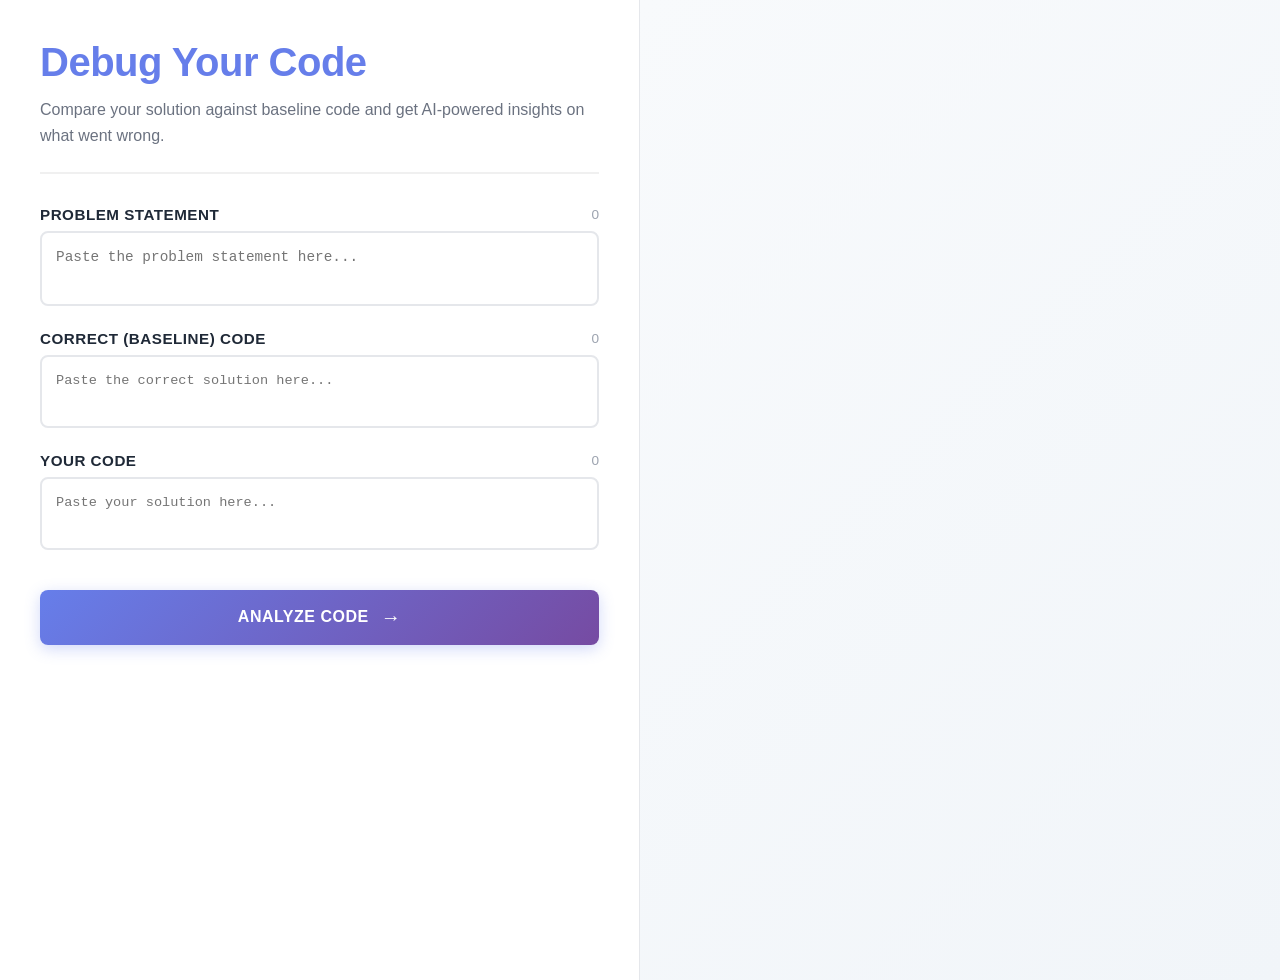
<file: templates/index.html>
<!DOCTYPE html>
<html lang="en">
<head>
    <meta charset="UTF-8" />
    <meta name="viewport" content="width=device-width, initial-scale=1.0" />
    <title>Failing Test Case Analyzer | Debug Your Competitive Code</title>
    <link rel="stylesheet" href="/static/style.css" />
</head>
<body>
    <div class="main-layout">
        <!-- Left Section: Input Form -->
        <div class="input-section">
            <div class="input-container">
                <div class="header">
                    <h1>Debug Your Code</h1>
                    <p class="subtitle">Compare your solution against baseline code and get AI-powered insights on what went wrong.</p>
                </div>

                <form id="demo-form">
                    <!-- Question Input -->
                    <div class="form-group">
                        <label for="question">
                            <span class="label-text">Problem Statement</span>
                            <span class="char-count" id="question-count">0</span>
                        </label>
                        <div class="textarea-wrapper">
                            <textarea id="question" name="question" class="expandable-textarea" placeholder="Paste the problem statement here..." required></textarea>
                            <div class="expandable-actions" id="question-actions" style="display: none;">
                                <button type="button" class="show-more-btn" data-target="question">Show Less</button>
                            </div>
                        </div>
                    </div>

                    <!-- Baseline Code Input -->
                    <div class="form-group">
                        <label for="baseline_code">
                            <span class="label-text">Correct (Baseline) Code</span>
                            <span class="char-count" id="baseline-count">0</span>
                        </label>
                        <div class="textarea-wrapper">
                            <textarea id="baseline_code" name="baseline_code" class="expandable-textarea code-textarea" placeholder="Paste the correct solution here..." required></textarea>
                            <div class="expandable-actions" id="baseline-actions" style="display: none;">
                                <button type="button" class="show-more-btn" data-target="baseline_code">Show Less</button>
                            </div>
                        </div>
                    </div>

                    <!-- User Code Input -->
                    <div class="form-group">
                        <label for="user_code">
                            <span class="label-text">Your Code</span>
                            <span class="char-count" id="user-count">0</span>
                        </label>
                        <div class="textarea-wrapper">
                            <textarea id="user_code" name="user_code" class="expandable-textarea code-textarea" placeholder="Paste your solution here..." required></textarea>
                            <div class="expandable-actions" id="user-actions" style="display: none;">
                                <button type="button" class="show-more-btn" data-target="user_code">Show Less</button>
                            </div>
                        </div>
                    </div>

                    <button type="submit" class="analyze-btn" id="analyze-btn">
                        <span class="btn-text">Analyze Code</span>
                        <span class="btn-icon">→</span>
                    </button>
                </form>
            </div>
        </div>

        <!-- Right Section: Output Area -->
        <div class="output-section">
            <div class="output-container">
                <!-- Streaming Output Area -->
                <div id="streaming-area" class="streaming-area" style="display: none;">
                    <div class="streaming-header">
                        <h2>Processing...</h2>
                        <div class="spinner"></div>
                    </div>
                    <div id="stream-output" class="stream-output">
                        <p class="stream-message">Analyzing your code with AI...</p>
                    </div>
                </div>

                <!-- Results Area -->
                <div id="result" class="result-area"></div>
            </div>
        </div>
    </div>

    <script>
        const form = document.getElementById('demo-form');
        const resultDiv = document.getElementById('result');
        const streamingArea = document.getElementById('streaming-area');
        const streamOutput = document.getElementById('stream-output');
        const analyzeBtn = document.getElementById('analyze-btn');
        const inputSection = document.querySelector('.input-section');
        const outputSection = document.querySelector('.output-section');

        // Character count and expandable textarea logic
        document.querySelectorAll('.expandable-textarea').forEach(textarea => {
            const textareaId = textarea.id;
            const countEl = document.getElementById(textareaId.replace('_', '-') + '-count');
            const actionsId = textareaId + '-actions';
            const actionsEl = document.getElementById(actionsId);
            const MAX_COLLAPSED_HEIGHT = 150; // pixels

            function updateCharCount() {
                if (countEl) countEl.textContent = textarea.value.length;
            }

            function checkExpandable() {
                if (textarea.scrollHeight > MAX_COLLAPSED_HEIGHT) {
                    textarea.classList.add('collapsed');
                    if (actionsEl) actionsEl.style.display = 'block';
                } else {
                    textarea.classList.remove('collapsed');
                    if (actionsEl) actionsEl.style.display = 'none';
                }
            }

            textarea.addEventListener('input', () => {
                updateCharCount();
                checkExpandable();
            });

            updateCharCount();
            setTimeout(checkExpandable, 100);
        });

        // Show More / Show Less functionality
        document.querySelectorAll('.show-more-btn').forEach(btn => {
            btn.addEventListener('click', (e) => {
                e.preventDefault();
                const targetId = btn.getAttribute('data-target');
                const textarea = document.getElementById(targetId);
                const isCollapsed = textarea.classList.contains('collapsed');
                
                if (isCollapsed) {
                    textarea.classList.remove('collapsed');
                    btn.textContent = 'Show Less';
                } else {
                    textarea.classList.add('collapsed');
                    btn.textContent = 'Show More';
                }
            });
        });

        // Form submission
        form.addEventListener('submit', async (e) => {
            e.preventDefault();
            
            // Show streaming area and scroll to it
            streamingArea.style.display = 'block';
            resultDiv.innerHTML = '';
            
            // Smooth scroll to streaming area
            setTimeout(() => {
                streamingArea.scrollIntoView({ behavior: 'smooth', block: 'start' });
            }, 100);

            const data = {
                question: form.question.value,
                baseline_code: form.baseline_code.value,
                user_code: form.user_code.value,
            };

            // Simulate streaming messages
            const streamMessages = [
                '🔍 Validating Python syntax...',
                '⚙️ Setting up analysis pipeline...',
                '🤖 Running LLM analysis...',
                '📊 Extracting failing test cases...',
                '✨ Generating explanation...',
                '🎯 Finalizing results...'
            ];

            let msgIndex = 0;
            const msgInterval = setInterval(() => {
                if (msgIndex < streamMessages.length) {
                    const msg = streamMessages[msgIndex];
                    const msgEl = document.createElement('p');
                    msgEl.className = 'stream-message';
                    msgEl.textContent = msg;
                    streamOutput.appendChild(msgEl);
                    msgIndex++;
                } else {
                    clearInterval(msgInterval);
                }
            }, 800);

            try {
                const response = await fetch('/analyze', {
                    method: 'POST',
                    headers: { 'Content-Type': 'application/json' },
                    body: JSON.stringify(data),
                });

                const json = await response.json();

                // Check for errors
                if (!response.ok || json.error) {
                    clearInterval(msgInterval);
                    streamOutput.innerHTML = '';
                    const errorEl = document.createElement('div');
                    errorEl.className = 'stream-error';
                    errorEl.innerHTML = `
                        <p class="error-title">❌ ${json.error}</p>
                        <p class="error-msg">${json.message}</p>
                    `;
                    streamOutput.appendChild(errorEl);
                    return;
                }

                // Hide streaming and show results after a brief delay
                clearInterval(msgInterval);
                setTimeout(() => {
                    streamingArea.style.display = 'none';
                    displayResults(json);
                }, 1000);
            } catch (err) {
                clearInterval(msgInterval);
                streamOutput.innerHTML = '';
                const errorEl = document.createElement('div');
                errorEl.className = 'stream-error';
                errorEl.innerHTML = `<p class="error-title">❌ Error: ${err.message}</p>`;
                streamOutput.appendChild(errorEl);
            }
        });

        function displayResults(data) {
            let html = '<div class="results-wrapper">';

            // Question section
            if (data.question) {
                html += `<div class="result-section">
                    <h3 class="result-heading">Problem Statement</h3>
                    <div class="result-field">${escapeHtml(data.question)}</div>
                </div>`;
            }

            // Failing Test Case section
            if (data.failing_tc) {
                html += `<div class="result-section">
                    <h3 class="result-heading">Failing Test Case</h3>
                    <div class="result-field code-block">${escapeHtml(data.failing_tc)}</div>
                </div>`;
            }

            // Status indicators
            html += '<div class="result-section status-section">';
            html += '<h3 class="result-heading">Analysis Status</h3>';
            html += '<div class="status-row">';

            if (data.verified_failing_tc !== undefined) {
                html += `<div class="status-item">
                    <span class="status-label">Failing TC Verified:</span>
                    <span class="status-badge ${data.verified_failing_tc ? 'success' : 'error'}">${data.verified_failing_tc ? '✓ Yes' : '✗ No'}</span>
                </div>`;
            }

            if (data.verified_simplified_tc !== undefined) {
                html += `<div class="status-item">
                    <span class="status-label">Simplified TC Verified:</span>
                    <span class="status-badge ${data.verified_simplified_tc ? 'success' : 'error'}">${data.verified_simplified_tc ? '✓ Yes' : '✗ No'}</span>
                </div>`;
            }

            if (data.valid_tc !== undefined) {
                html += `<div class="status-item">
                    <span class="status-label">Valid Test Case:</span>
                    <span class="status-badge ${data.valid_tc ? 'success' : 'error'}">${data.valid_tc ? '✓ Yes' : '✗ No'}</span>
                </div>`;
            }

            html += '</div></div>';

            // Final Explanation
            if (data.parsed_explanation && Array.isArray(data.parsed_explanation) && data.parsed_explanation.length > 0) {
                html += `<div class="result-section explanation-section">
                    <h2 class="explanation-heading">Explanation</h2>
                    <div class="explanation-content" id="explanation-content"></div>
                </div>`;
            } else if (data.final_explanation) {
                html += `<div class="result-section explanation-section">
                    <h2 class="explanation-heading">Explanation</h2>
                    <div class="explanation-content">${escapeHtml(data.final_explanation).replace(/\n/g, '<br>')}</div>
                </div>`;
            }

            html += '</div>';
            resultDiv.innerHTML = html;

            // render parsed explanation blocks if present
            if (data.parsed_explanation && Array.isArray(data.parsed_explanation)) {
                const container = document.getElementById('explanation-content');
                if (container) {
                    container.innerHTML = renderBlocks(data.parsed_explanation);
                    container.querySelectorAll('.arrow-chip').forEach(chip => {
                        chip.addEventListener('click', () => {
                            container.querySelectorAll('.arrow-chip').forEach(c => c.classList.remove('active'));
                            chip.classList.add('active');
                        });
                    });
                }
            }
        }

        function renderBlocks(blocks) {
            let out = '';
            for (const b of blocks) {
                if (b.type === 'heading') {
                    out += `<h3>${renderInline(b.inline)}</h3>`;
                } else if (b.type === 'subheading') {
                    out += `<h4 style="margin-top:0.25rem;color:#555">${renderInline(b.inline)}</h4>`;
                } else if (b.type === 'paragraph') {
                    out += `<div class="para">${renderInline(b.inline).replace(/\n/g, '<br>')}</div>`;
                } else if (b.type === 'bullet_list' || b.type === 'ordered_list') {
                    const tag = b.type === 'ordered_list' ? 'ol' : 'ul';
                    out += `<${tag}>`;
                    for (const item of b.items) {
                        out += `<li>${renderInline(item.inline)}</li>`;
                    }
                    out += `</${tag}>`;
                } else if (b.type === 'arrow_line') {
                    out += `<div class="arrow-line">`;
                    b.steps.forEach((step, idx) => {
                        out += `<span class="arrow-chip" data-idx="${idx}">${renderInline(step)}</span>`;
                        if (idx < b.steps.length - 1) out += `<span class="arrow-sep">→</span>`;
                    });
                    out += `</div>`;
                }
            }
            return out;
        }

        function renderInline(inlineSegments) {
            if (!Array.isArray(inlineSegments)) return '';
            let html = '';
            for (const seg of inlineSegments) {
                if (seg.type === 'bold') {
                    html += `<strong>${escapeHtml(seg.text)}</strong>`;
                } else {
                    html += escapeHtml(seg.text);
                }
            }
            return html;
        }

        function escapeHtml(text) {
            const div = document.createElement('div');
            div.textContent = text;
            return div.innerHTML;
        }
    </script>
</body>
</html>
</file>
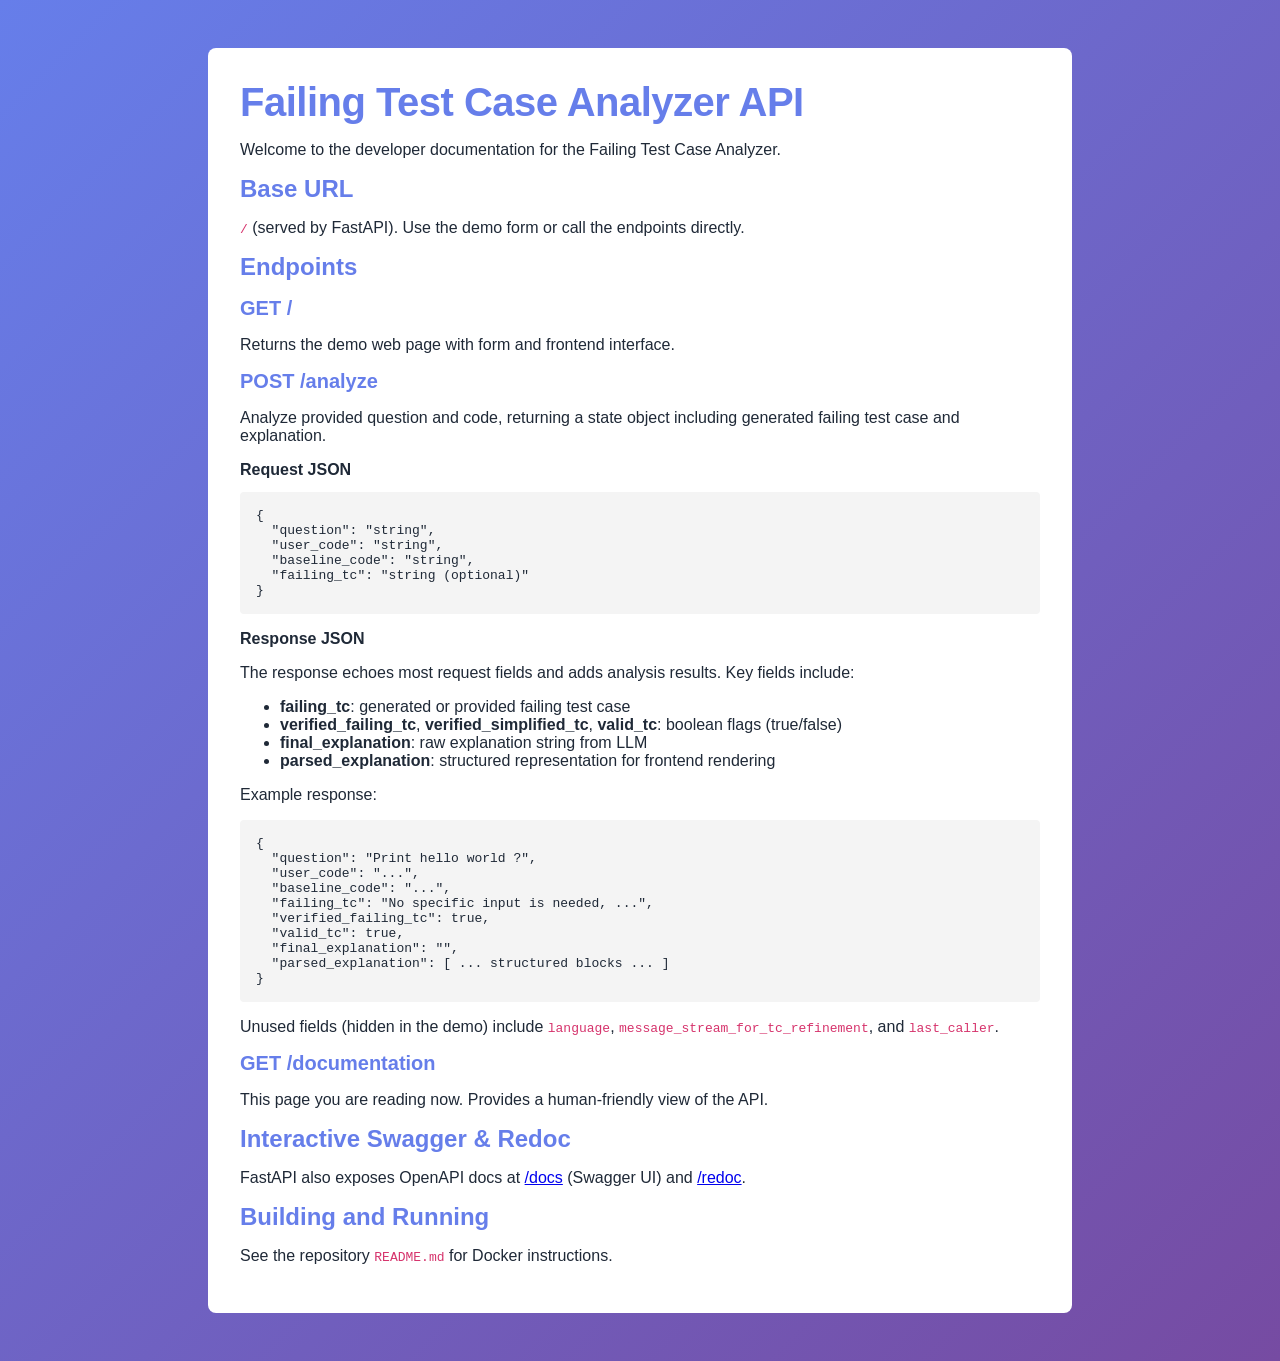
<file: templates/docs.html>
<!DOCTYPE html>
<html lang="en">
<head>
    <meta charset="UTF-8" />
    <meta name="viewport" content="width=device-width, initial-scale=1.0" />
    <title>API Documentation - Failing Test Case Analyzer</title>
    <link rel="stylesheet" href="/static/style.css" />
    <style>
        .doc-container { max-width: 800px; margin: 3rem auto; padding: 2rem; background:#fff; border-radius:8px; }
        h1, h2, h3 { color: #667eea; }
        pre { background:#f4f4f4; padding:1rem; border-radius:4px; overflow-x:auto; }
        code { font-family: monospace; color:#d6336c; }
    </style>
</head>
<body>
    <div class="doc-container">
        <h1>Failing Test Case Analyzer API</h1>
        <p>Welcome to the developer documentation for the Failing Test Case Analyzer.</p>

        <h2>Base URL</h2>
        <p><code>/</code> (served by FastAPI). Use the demo form or call the endpoints directly.</p>

        <h2>Endpoints</h2>

        <h3>GET /</h3>
        <p>Returns the demo web page with form and frontend interface.</p>

        <h3>POST /analyze</h3>
        <p>Analyze provided question and code, returning a state object including generated failing test case and explanation.</p>
        <h4>Request JSON</h4>
        <pre>{
  "question": "string",
  "user_code": "string",
  "baseline_code": "string",
  "failing_tc": "string (optional)"
}</pre>
        <h4>Response JSON</h4>
        <p>The response echoes most request fields and adds analysis results. Key fields include:</p>
        <ul>
            <li><strong>failing_tc</strong>: generated or provided failing test case</li>
            <li><strong>verified_failing_tc</strong>, <strong>verified_simplified_tc</strong>, <strong>valid_tc</strong>: boolean flags (true/false)</li>
            <li><strong>final_explanation</strong>: raw explanation string from LLM</li>
            <li><strong>parsed_explanation</strong>: structured representation for frontend rendering</li>
        </ul>
        <p>Example response:</p>
        <pre>{
  "question": "Print hello world ?",
  "user_code": "...",
  "baseline_code": "...",
  "failing_tc": "No specific input is needed, ...",
  "verified_failing_tc": true,
  "valid_tc": true,
  "final_explanation": "<string>",
  "parsed_explanation": [ ... structured blocks ... ]
}</pre>
        <p>Unused fields (hidden in the demo) include <code>language</code>, <code>message_stream_for_tc_refinement</code>, and <code>last_caller</code>.</p>

        <h3>GET /documentation</h3>
        <p>This page you are reading now. Provides a human-friendly view of the API.</p>

        <h2>Interactive Swagger & Redoc</h2>
        <p>FastAPI also exposes OpenAPI docs at <a href="/docs">/docs</a> (Swagger UI) and <a href="/redoc">/redoc</a>.</p>

        <h2>Building and Running</h2>
        <p>See the repository <code>README.md</code> for Docker instructions.</p>
    </div>
</body>
</html>
</file>
<file: static/style.css>
/* ============================================
   Global Styles
   ============================================ */

* {
  scroll-behavior: smooth;
}

html {
  scroll-behavior: smooth;
}

body {
  font-family: -apple-system, BlinkMacSystemFont, 'Segoe UI', Roboto, 'Helvetica Neue', Arial, sans-serif;
  background: linear-gradient(135deg, #667eea 0%, #764ba2 100%);
  margin: 0;
  padding: 0;
  color: #1f2937;
  min-height: 100vh;
}

/* ============================================
   Main Layout - Two Column
   ============================================ */

.main-layout {
  display: grid;
  grid-template-columns: 1fr 1fr;
  min-height: 100vh;
  gap: 0;
}

.input-section {
  background: #fff;
  overflow-y: auto;
  padding: 0;
  border-right: 1px solid #e5e7eb;
}

.output-section {
  background: linear-gradient(135deg, #f8fafc 0%, #f1f5f9 100%);
  overflow-y: auto;
  padding: 0;
}

.input-container,
.output-container {
  max-width: 100%;
  padding: 2.5rem;
}

.input-container {
  max-height: 100vh;
}

.output-container {
  min-height: 100vh;
  display: flex;
  flex-direction: column;
  justify-content: flex-start;
}

/* ============================================
   Header & Typography
   ============================================ */

.header {
  margin-bottom: 2rem;
  padding-bottom: 1.5rem;
  border-bottom: 2px solid #f0f0f0;
}

h1 {
  margin: 0;
  color: #667eea;
  font-size: 2.5rem;
  font-weight: 800;
  letter-spacing: -0.5px;
}

.subtitle {
  margin: 0.75rem 0 0;
  color: #6b7280;
  font-size: 1rem;
  line-height: 1.6;
  font-weight: 400;
}

h2 {
  font-size: 1.5rem;
  font-weight: 700;
  margin: 0 0 1rem 0;
}

h3,
h4 {
  margin: 1rem 0 0.5rem 0;
  font-weight: 700;
}

h3 {
  font-size: 1.25rem;
}

h4 {
  font-size: 1rem;
}

/* ============================================
   Form Styling
   ============================================ */

form {
  display: flex;
  flex-direction: column;
  gap: 1.5rem;
}

.form-group {
  display: flex;
  flex-direction: column;
  gap: 0.5rem;
}

label {
  display: flex;
  justify-content: space-between;
  align-items: center;
  margin: 0;
  font-weight: 600;
  color: #1f2937;
  font-size: 0.95rem;
  text-transform: uppercase;
  letter-spacing: 0.5px;
}

.label-text {
  flex: 1;
}

.char-count {
  color: #9ca3af;
  font-size: 0.85rem;
  font-weight: 400;
  text-transform: none;
  letter-spacing: normal;
}

.textarea-wrapper {
  position: relative;
  display: flex;
  flex-direction: column;
}

textarea {
  width: 100%;
  padding: 0.875rem;
  font-family: 'SF Mono', Monaco, 'Cascadia Code', 'Courier New', monospace;
  font-size: 0.9rem;
  line-height: 1.5;
  border: 2px solid #e5e7eb;
  border-radius: 8px;
  box-sizing: border-box;
  background: #fff;
  color: #1f2937;
  transition: all 0.3s ease;
  resize: none;
  max-height: 200px;
  overflow-y: auto;
}

textarea:focus {
  outline: none;
  border-color: #667eea;
  box-shadow: 0 0 0 3px rgba(102, 126, 234, 0.1);
  background: #fafbfc;
}

textarea.code-textarea {
  font-size: 0.85rem;
}

textarea.collapsed {
  max-height: 150px;
  overflow: hidden;
}

.expandable-actions {
  display: flex;
  justify-content: flex-end;
  margin-top: 0.5rem;
  padding: 0.5rem 0;
  gap: 0.5rem;
}

.show-more-btn {
  padding: 0.4rem 0.8rem;
  font-size: 0.8rem;
  background: #f0f0f0;
  color: #667eea;
  border: 1px solid #d1d5db;
  border-radius: 4px;
  cursor: pointer;
  font-weight: 600;
  transition: all 0.2s ease;
}

.show-more-btn:hover {
  background: #667eea;
  color: #fff;
  border-color: #667eea;
}

/* ============================================
   Analyze Button
   ============================================ */

.analyze-btn {
  margin-top: 1rem;
  padding: 1rem 2rem;
  font-size: 1rem;
  font-weight: 700;
  background: linear-gradient(135deg, #667eea 0%, #764ba2 100%);
  color: #fff;
  border: none;
  border-radius: 8px;
  cursor: pointer;
  transition: all 0.3s ease;
  display: flex;
  align-items: center;
  justify-content: center;
  gap: 0.75rem;
  text-transform: uppercase;
  letter-spacing: 0.5px;
  box-shadow: 0 4px 15px rgba(102, 126, 234, 0.3);
}

.analyze-btn:hover {
  transform: translateY(-2px);
  box-shadow: 0 8px 25px rgba(102, 126, 234, 0.4);
}

.analyze-btn:active {
  transform: translateY(0);
}

.btn-icon {
  transition: transform 0.3s ease;
  font-size: 1.25rem;
}

.analyze-btn:hover .btn-icon {
  transform: translateX(4px);
}

/* ============================================
   Streaming Output Area
   ============================================ */

.streaming-area {
  animation: slideUp 0.4s ease-out;
  background: #fff;
  padding: 2rem;
  border-radius: 12px;
  box-shadow: 0 4px 20px rgba(0, 0, 0, 0.08);
  margin-bottom: 2rem;
}

@keyframes slideUp {
  from {
    opacity: 0;
    transform: translateY(20px);
  }
  to {
    opacity: 1;
    transform: translateY(0);
  }
}

.streaming-header {
  display: flex;
  align-items: center;
  gap: 1rem;
  margin-bottom: 1.5rem;
  padding-bottom: 1.5rem;
  border-bottom: 2px solid #f0f0f0;
}

.streaming-header h2 {
  margin: 0;
  color: #667eea;
  font-size: 1.4rem;
}

.spinner {
  width: 24px;
  height: 24px;
  border: 3px solid #e5e7eb;
  border-top-color: #667eea;
  border-radius: 50%;
  animation: spin 0.8s linear infinite;
}

@keyframes spin {
  to {
    transform: rotate(360deg);
  }
}

.stream-output {
  display: flex;
  flex-direction: column;
  gap: 0.75rem;
  max-height: 400px;
  overflow-y: auto;
  padding: 1rem;
  background: #f9fafb;
  border-radius: 6px;
}

.stream-message {
  padding: 0.75rem 1rem;
  background: #eef2ff;
  color: #2b2b2b;
  border-left: 3px solid #667eea;
  border-radius: 4px;
  margin: 0;
  font-size: 0.9rem;
  animation: slideIn 0.3s ease-out;
}

@keyframes slideIn {
  from {
    opacity: 0;
    transform: translateX(-10px);
  }
  to {
    opacity: 1;
    transform: translateX(0);
  }
}

.stream-error {
  padding: 1.5rem;
  background: #fee2e2;
  border: 1px solid #fecaca;
  border-radius: 8px;
  text-align: center;
}

.error-title {
  margin: 0 0 0.5rem 0;
  color: #dc2626;
  font-weight: 700;
  font-size: 1rem;
}

.error-msg {
  margin: 0;
  color: #991b1b;
  font-size: 0.95rem;
}

/* ============================================
   Results Section
   ============================================ */

.result-area {
  width: 100%;
}

.results-wrapper {
  display: flex;
  flex-direction: column;
  gap: 1.5rem;
  animation: fadeInDelay 0.5s ease-out;
}

@keyframes fadeInDelay {
  from {
    opacity: 0;
  }
  to {
    opacity: 1;
  }
}

.result-section {
  background: #fff;
  border: 1px solid #e5e7eb;
  border-left: 4px solid #667eea;
  padding: 1.5rem;
  border-radius: 8px;
  box-shadow: 0 2px 8px rgba(0, 0, 0, 0.04);
  transition: all 0.3s ease;
}

.result-section:hover {
  box-shadow: 0 4px 16px rgba(0, 0, 0, 0.08);
}

.result-heading {
  margin-top: 0;
  margin-bottom: 1rem;
  color: #667eea;
  font-size: 1.1rem;
  text-transform: uppercase;
  letter-spacing: 0.5px;
  font-weight: 700;
}

.result-field {
  background: #f9fafb;
  padding: 1rem;
  border-radius: 6px;
  line-height: 1.6;
  white-space: pre-wrap;
  word-wrap: break-word;
  font-family: 'SF Mono', Monaco, 'Cascadia Code', 'Courier New', monospace;
  font-size: 0.9rem;
  color: #1f2937;
  border: 1px solid #e5e7eb;
}

.code-block {
  background: #1f2937;
  color: #e5e7eb;
  padding: 1rem;
  overflow-x: auto;
  font-size: 0.85rem;
}

/* ============================================
   Status Section
   ============================================ */

.status-section {
  border-left-color: #764ba2;
}

.status-row {
  display: grid;
  grid-template-columns: repeat(auto-fit, minmax(250px, 1fr));
  gap: 1rem;
}

.status-item {
  display: flex;
  align-items: center;
  justify-content: space-between;
  padding: 0.75rem 1rem;
  background: #f9fafb;
  border-radius: 6px;
  border: 1px solid #e5e7eb;
}

.status-label {
  font-weight: 600;
  color: #4b5563;
  font-size: 0.9rem;
}

.status-badge {
  padding: 0.35rem 0.7rem;
  border-radius: 4px;
  font-weight: 700;
  font-size: 0.8rem;
  text-transform: uppercase;
  letter-spacing: 0.5px;
  color: #fff;
}

.status-badge.success {
  background: #10b981;
  box-shadow: 0 2px 8px rgba(16, 185, 129, 0.2);
}

.status-badge.error {
  background: #ef4444;
  box-shadow: 0 2px 8px rgba(239, 68, 68, 0.2);
}

/* ============================================
   Explanation Section
   ============================================ */

.explanation-section {
  border-left-color: #10b981;
  background: linear-gradient(135deg, #f0fdf4 0%, #f9fafb 100%);
  border: 2px solid #d1fae5;
}

.explanation-heading {
  color: #10b981;
  margin-bottom: 1.5rem;
  font-size: 1.5rem;
  text-transform: uppercase;
  letter-spacing: 0.5px;
}

.explanation-content {
  background: #fff;
  padding: 1.5rem;
  border-radius: 6px;
  line-height: 1.8;
  font-size: 0.95rem;
  color: #1f2937;
  border: 1px solid #e5e7eb;
}

.explanation-content p {
  margin: 0.75rem 0;
}

.explanation-content ol,
.explanation-content ul {
  margin: 1rem 0;
  padding-left: 1.5rem;
}

.explanation-content li {
  margin: 0.5rem 0;
  line-height: 1.7;
}

.para {
  margin: 0.75rem 0;
  line-height: 1.7;
}

/* ============================================
   Arrow Line (Process Steps)
   ============================================ */

.arrow-line {
  display: flex;
  gap: 0.5rem;
  align-items: center;
  flex-wrap: wrap;
  margin: 1rem 0;
  padding: 1rem;
  background: #f0f9ff;
  border-radius: 6px;
  border: 1px solid #bfdbfe;
}

.arrow-chip {
  background: #dbeafe;
  color: #1e40af;
  padding: 0.5rem 1rem;
  border-radius: 999px;
  font-weight: 600;
  cursor: pointer;
  border: 1px solid #93c5fd;
  font-size: 0.9rem;
  white-space: nowrap;
  transition: all 0.2s ease;
}

.arrow-chip:hover {
  background: #bfdbfe;
  transform: translateY(-2px);
}

.arrow-chip.active {
  background: #667eea;
  color: #fff;
  border-color: #667eea;
  box-shadow: 0 4px 12px rgba(102, 126, 234, 0.3);
}

.arrow-sep {
  color: #9ca3af;
  font-weight: 700;
  font-size: 1.2rem;
}

/* ============================================
   Responsive Design
   ============================================ */

@media (max-width: 1024px) {
  .main-layout {
    grid-template-columns: 1fr;
  }

  .input-section {
    border-right: none;
    border-bottom: 1px solid #e5e7eb;
    max-height: none;
  }

  .output-section {
    min-height: auto;
  }

  .input-container,
  .output-container {
    padding: 2rem;
  }
}

@media (max-width: 768px) {
  .input-container,
  .output-container {
    padding: 1.5rem;
  }

  h1 {
    font-size: 2rem;
  }

  .subtitle {
    font-size: 0.95rem;
  }

  textarea {
    font-size: 0.85rem;
  }

  .analyze-btn {
    padding: 0.875rem 1.5rem;
    font-size: 0.95rem;
  }

  .status-row {
    grid-template-columns: 1fr;
  }

  .result-section {
    padding: 1rem;
  }

  .streaming-area {
    padding: 1.5rem;
  }

  .explanation-section {
    padding: 1.5rem;
  }

  .explanation-content {
    padding: 1rem;
  }

  .arrow-line {
    flex-direction: column;
    align-items: flex-start;
  }

  .arrow-sep {
    display: none;
  }
}
</file>
